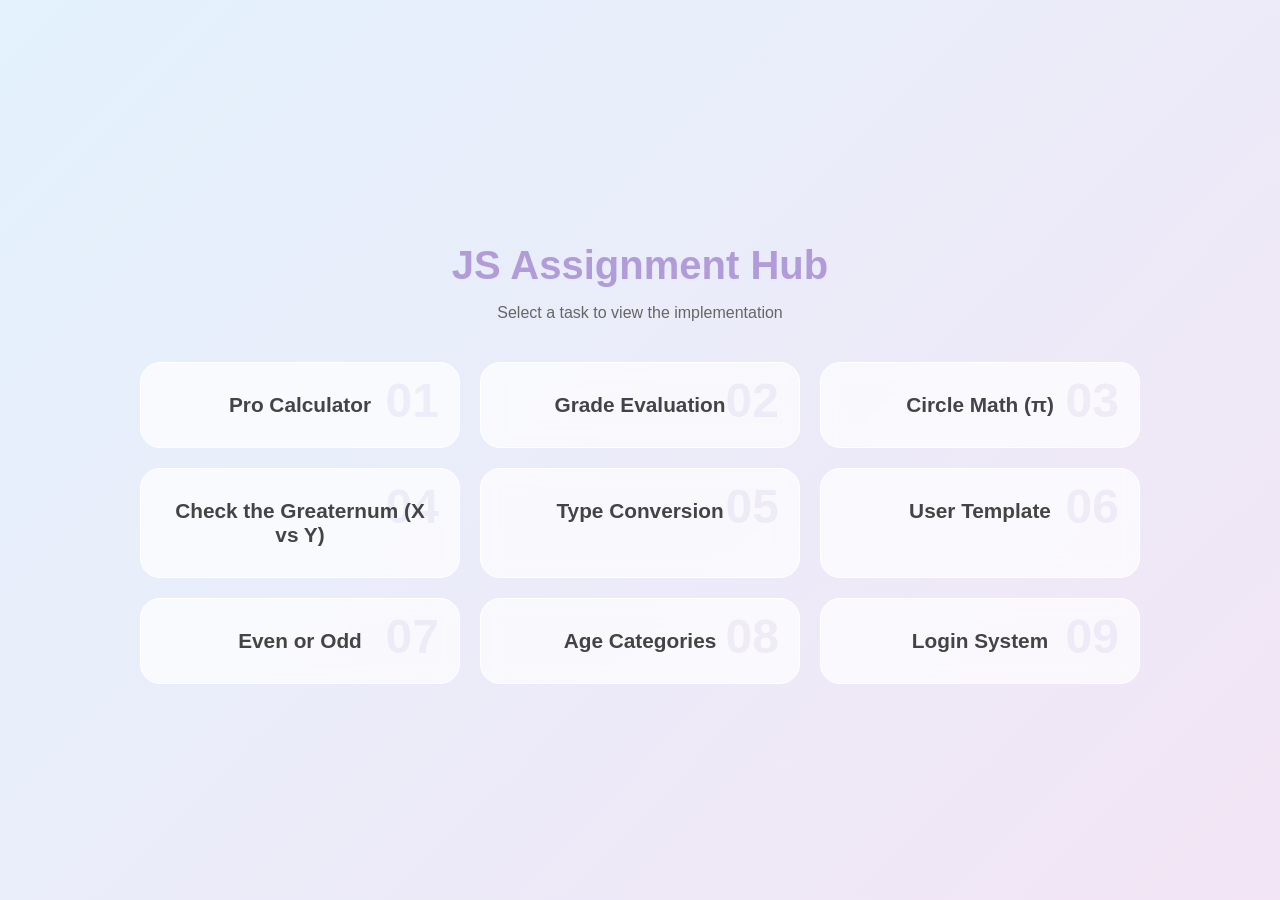
<file: index.html>
<!DOCTYPE html>
<html lang="en">
<head>
    <meta charset="UTF-8">
    <meta name="viewport" content="width=device-width, initial-scale=1.0">
    <title>My JavaScript Projects</title>
    <link rel="stylesheet" href="menu_style.css">
</head>
<body>

    <div class="dashboard">
        <header>
            <h1>JS Assignment Hub</h1>
            <p>Select a task to view the implementation</p>
        </header>

        <div class="grid-container">
            <div class="task-card" onclick="goTo('task1.html')">
                <div class="task-num">01</div>
                <h3>Pro Calculator</h3>
            </div>

            <div class="task-card" onclick="goTo('task2.html')">
                <div class="task-num">02</div>
                <h3>Grade Evaluation</h3>
            </div>
            <div class="task-card" onclick="goTo('task3.html')">
                <div class="task-num">03</div>
                <h3>Circle Math (π)</h3>
            </div>
            <div class="task-card" onclick="goTo('task4.html')">
                <div class="task-num">04</div>
                <h3>Check the Greaternum (X vs Y)</h3>
            </div>
            <div class="task-card" onclick="goTo('task5.html')">
                <div class="task-num">05</div>
                <h3>Type Conversion</h3>
            </div>
            <div class="task-card" onclick="goTo('task6.html')">
                <div class="task-num">06</div>
                <h3>User Template</h3>
            </div>
            <div class="task-card" onclick="goTo('task7.html')">
                <div class="task-num">07</div>
                <h3>Even or Odd</h3>
            </div>
            <div class="task-card" onclick="goTo('task8.html')">
                <div class="task-num">08</div>
                <h3>Age Categories</h3>
            </div>
            <div class="task-card" onclick="goTo('task9.html')">
                <div class="task-num">09</div>
                <h3>Login System</h3>
            </div>
        </div>
    </div>

    <script src="menu_logic.js"></script>
</body>
</html>
</file>
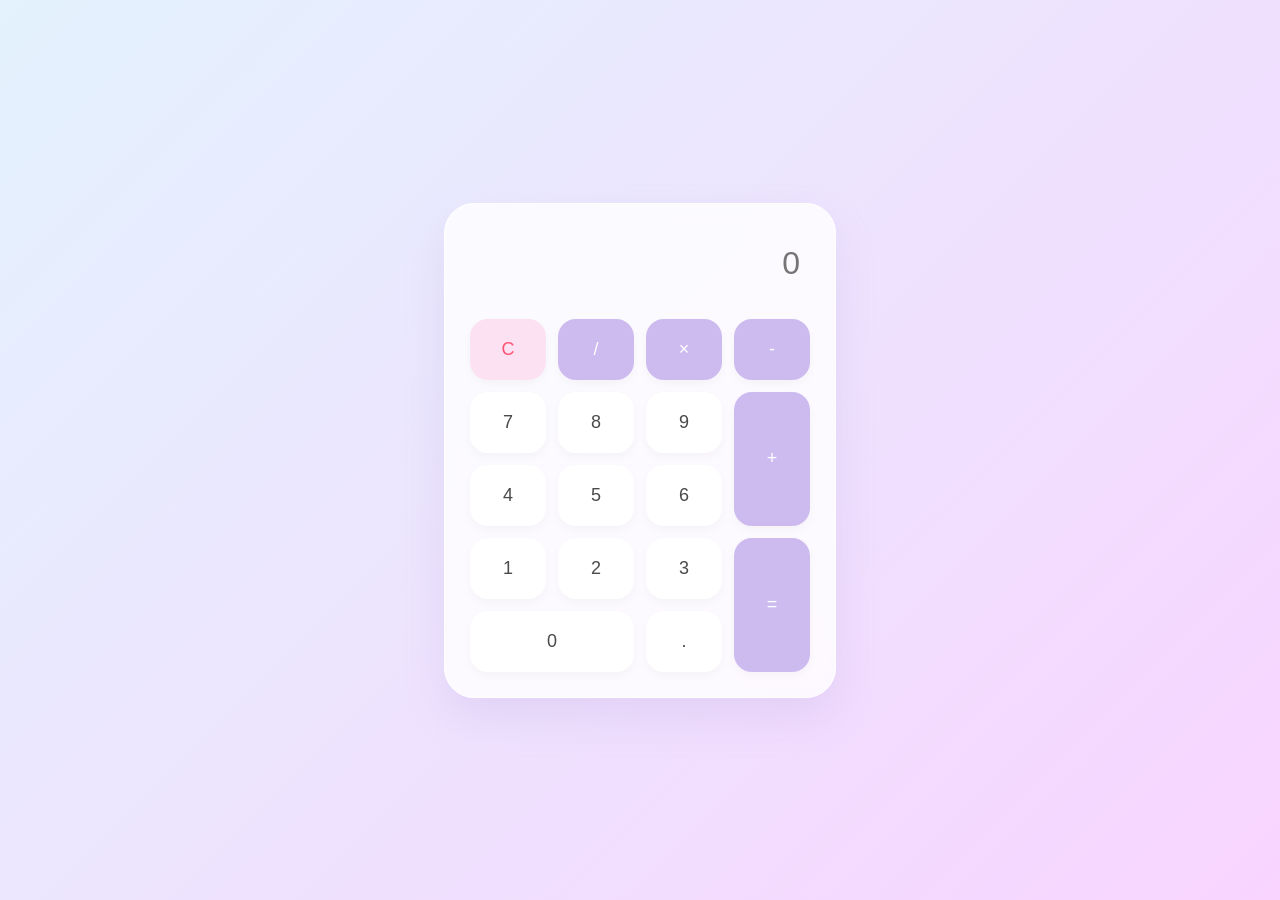
<file: Task1.html>
<!DOCTYPE html>
<html lang="en">
<head>
    <meta charset="UTF-8">
    <meta name="viewport" content="width=device-width, initial-scale=1.0">
    <title>My Calculator</title>
    <link rel="stylesheet" href="Task1.Css">
</head>
<body>

    <div class="calculator">
        <input type="text" id="display" readonly placeholder="0">
        
        <div class="buttons">
            <button class="btn clear" onclick="clearDisplay()">C</button>
            <button class="btn operator" onclick="appendToDisplay('/')">/</button>
            <button class="btn operator" onclick="appendToDisplay('*')">×</button>
            <button class="btn operator" onclick="appendToDisplay('-')">-</button>
            
            <button class="btn" onclick="appendToDisplay('7')">7</button>
            <button class="btn" onclick="appendToDisplay('8')">8</button>
            <button class="btn" onclick="appendToDisplay('9')">9</button>
            <button class="btn operatorp" onclick="appendToDisplay('+')">+</button>

            <button class="btn" onclick="appendToDisplay('4')">4</button>
            <button class="btn" onclick="appendToDisplay('5')">5</button>
            <button class="btn" onclick="appendToDisplay('6')">6</button>

            <button class="btn" onclick="appendToDisplay('1')">1</button>
            <button class="btn" onclick="appendToDisplay('2')">2</button>
            <button class="btn" onclick="appendToDisplay('3')">3</button>
            <button class="btn equal" onclick="calculate()">=</button>

            <button class="btn zero" onclick="appendToDisplay('0')">0</button>
            <button class="btn" onclick="appendToDisplay('.')">.</button>
        </div>
    </div>

    <script src="Task1.js"></script>
</body>
</html>
</file>
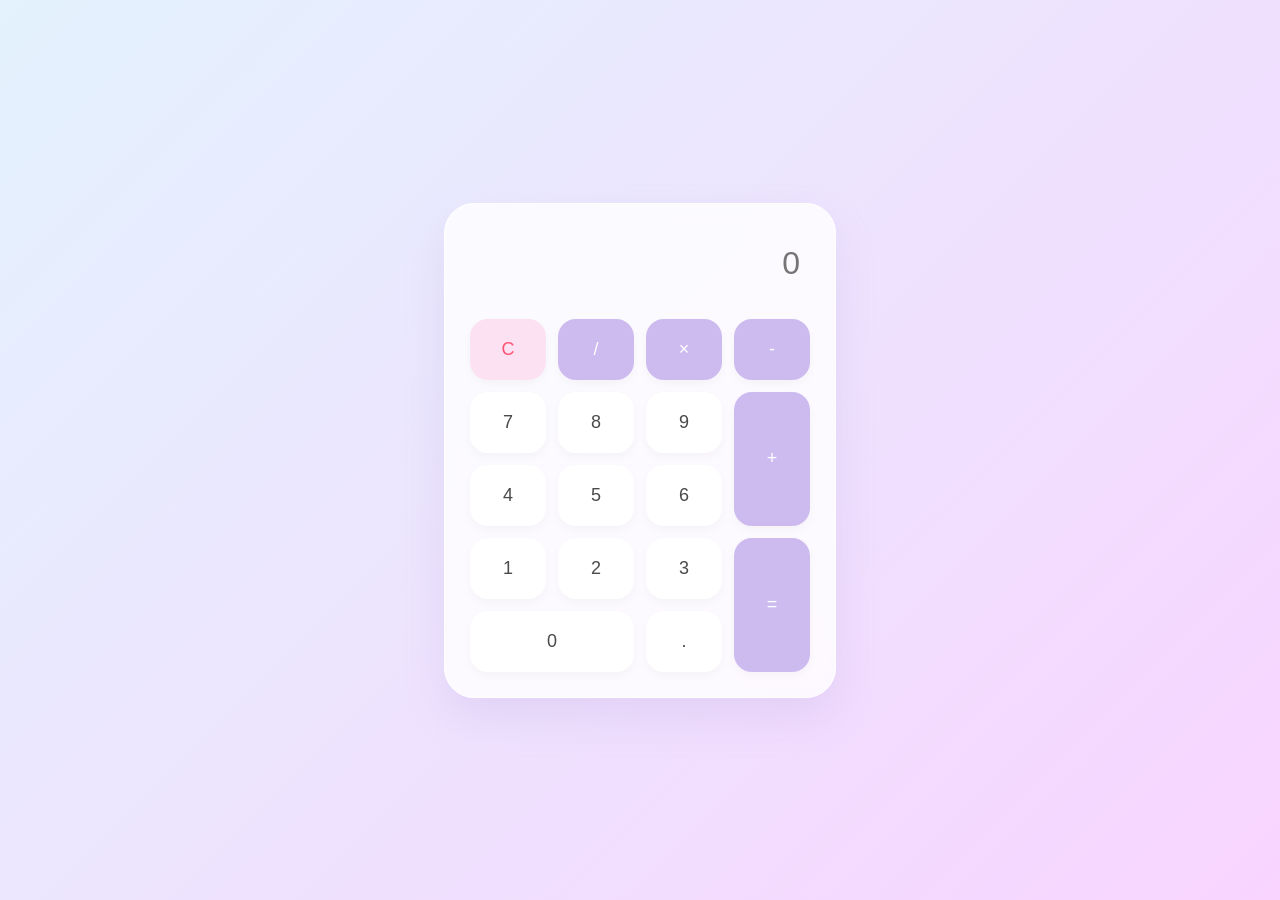
<file: task1.html>
<!DOCTYPE html>
<html lang="en">
<head>
    <meta charset="UTF-8">
    <meta name="viewport" content="width=device-width, initial-scale=1.0">
    <title>My Calculator</title>
    <link rel="stylesheet" href="task1.css">
</head>
<body>

    <div class="calculator">
        <input type="text" id="display" readonly placeholder="0">
        
        <div class="buttons">
            <button class="btn clear" onclick="clearDisplay()">C</button>
            <button class="btn operator" onclick="appendToDisplay('/')">/</button>
            <button class="btn operator" onclick="appendToDisplay('*')">×</button>
            <button class="btn operator" onclick="appendToDisplay('-')">-</button>
            
            <button class="btn" onclick="appendToDisplay('7')">7</button>
            <button class="btn" onclick="appendToDisplay('8')">8</button>
            <button class="btn" onclick="appendToDisplay('9')">9</button>
            <button class="btn operatorp" onclick="appendToDisplay('+')">+</button>

            <button class="btn" onclick="appendToDisplay('4')">4</button>
            <button class="btn" onclick="appendToDisplay('5')">5</button>
            <button class="btn" onclick="appendToDisplay('6')">6</button>

            <button class="btn" onclick="appendToDisplay('1')">1</button>
            <button class="btn" onclick="appendToDisplay('2')">2</button>
            <button class="btn" onclick="appendToDisplay('3')">3</button>
            <button class="btn equal" onclick="calculate()">=</button>

            <button class="btn zero" onclick="appendToDisplay('0')">0</button>
            <button class="btn" onclick="appendToDisplay('.')">.</button>
        </div>
    </div>

    <script src="task1.js"></script>
</body>
</html>
</file>
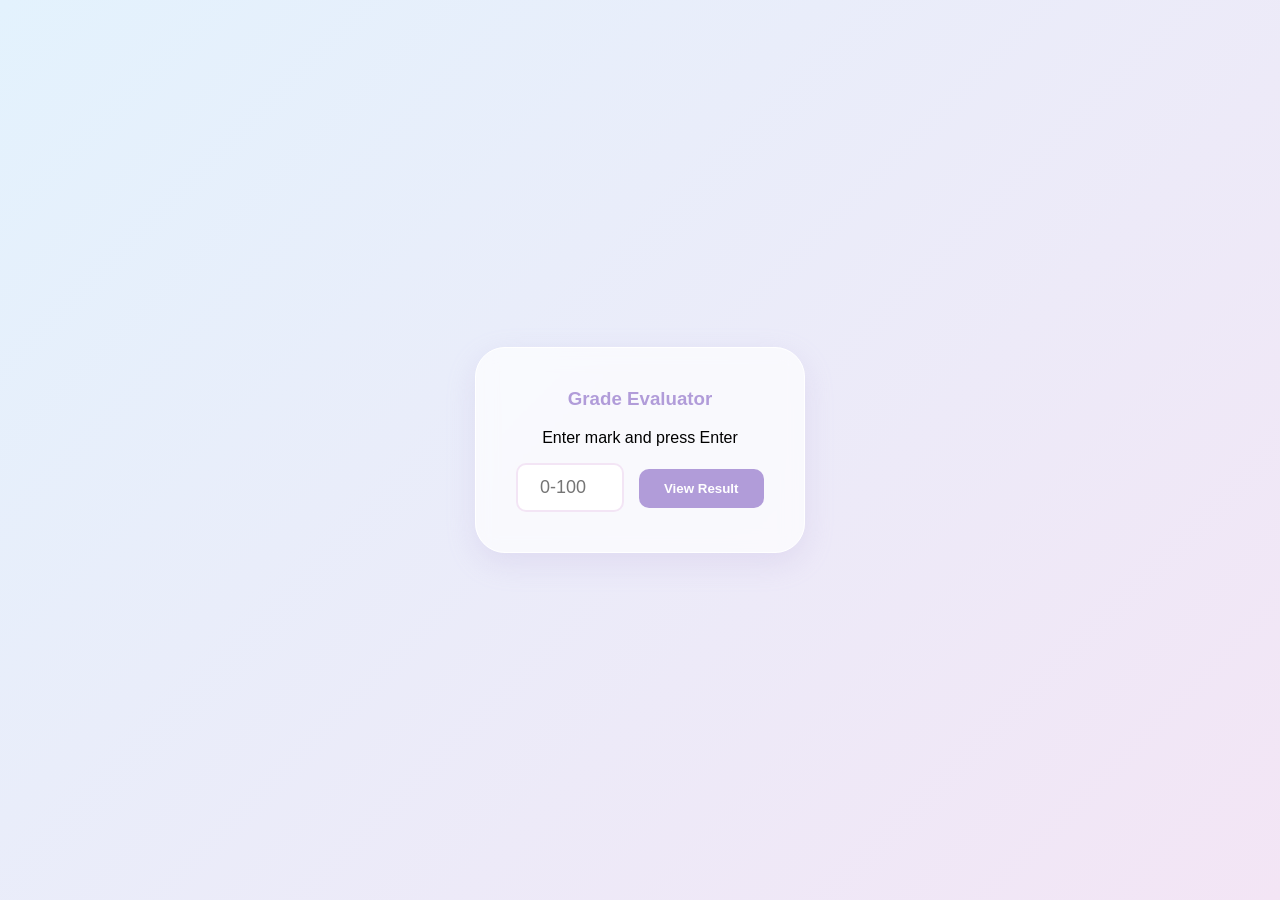
<file: task2.html>
<!DOCTYPE html>
<html lang="en">
<head>
    <meta charset="UTF-8">
    <title>Academic Evaluator</title>
    <link rel="stylesheet" href="task2.css">
</head>
<body>

    <div class="container">
        <div class="glass-card">
            <h3>Grade Evaluator</h3>
            <p>Enter mark and press Enter</p>
            
            <input type="number" id="markInput" placeholder="0-100" min="0" max="100">
            <button onclick="showResult()">View Result</button>
        </div>
    </div>

    <script src="task2.js"></script>
</body>
</html>
</file>
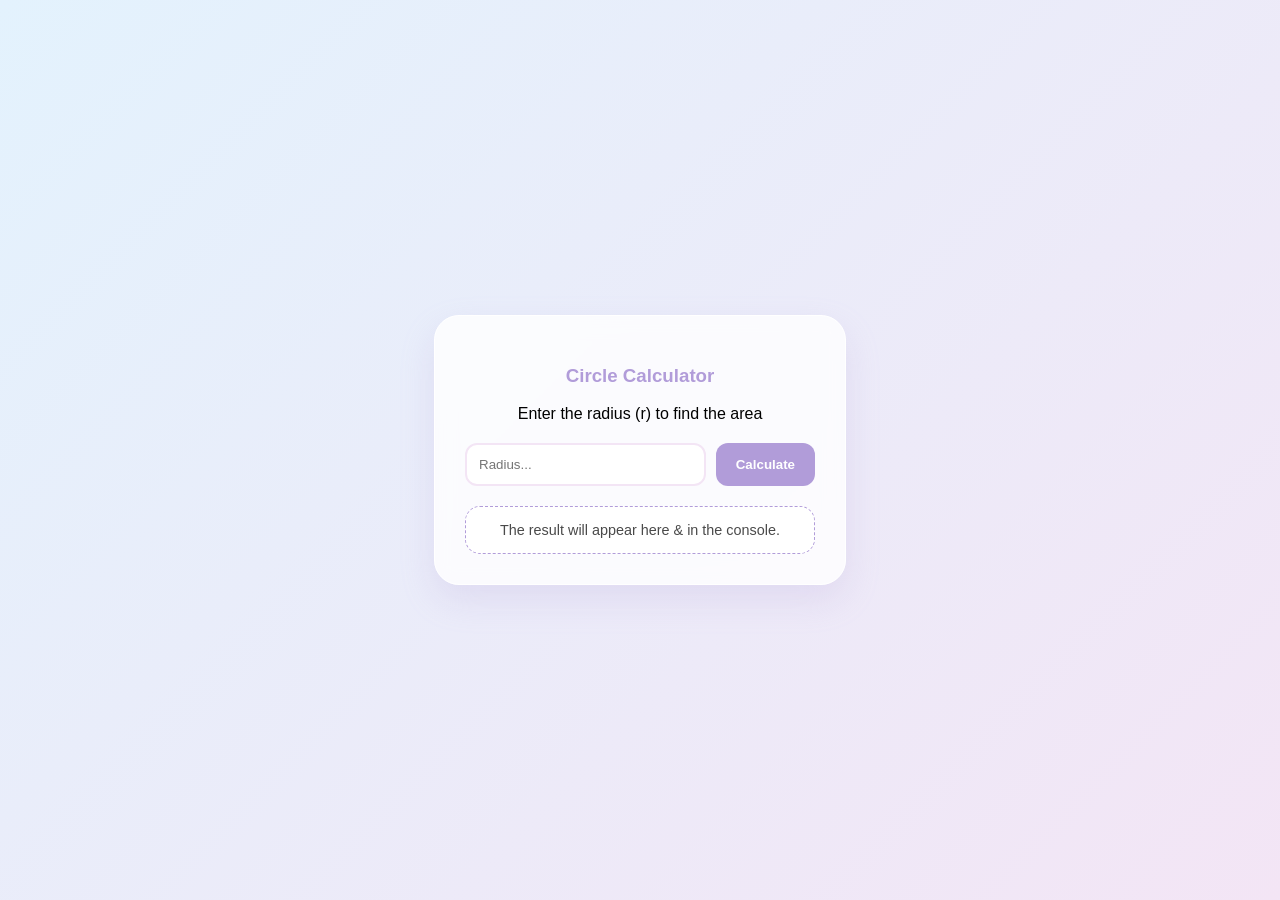
<file: task3.html>
<!DOCTYPE html>
<html lang="en">
<head>
    <meta charset="UTF-8">
    <title>Circle Area Calculator</title>
    <link rel="stylesheet" href="task3.css">
</head>
<body>

    <div class="card">
        <h3>Circle Calculator</h3>
        <p>Enter the radius (r) to find the area</p>
        
        <div class="input-container">
            <input type="number" id="radiusInput" placeholder="Radius..." min="0">
            <button onclick="calculateCircle()">Calculate</button>
        </div>

        <div id="output" class="result-box">
            The result will appear here & in the console.
        </div>
    </div>

    <script src="task3.js"></script>
</body>
</html>
</file>
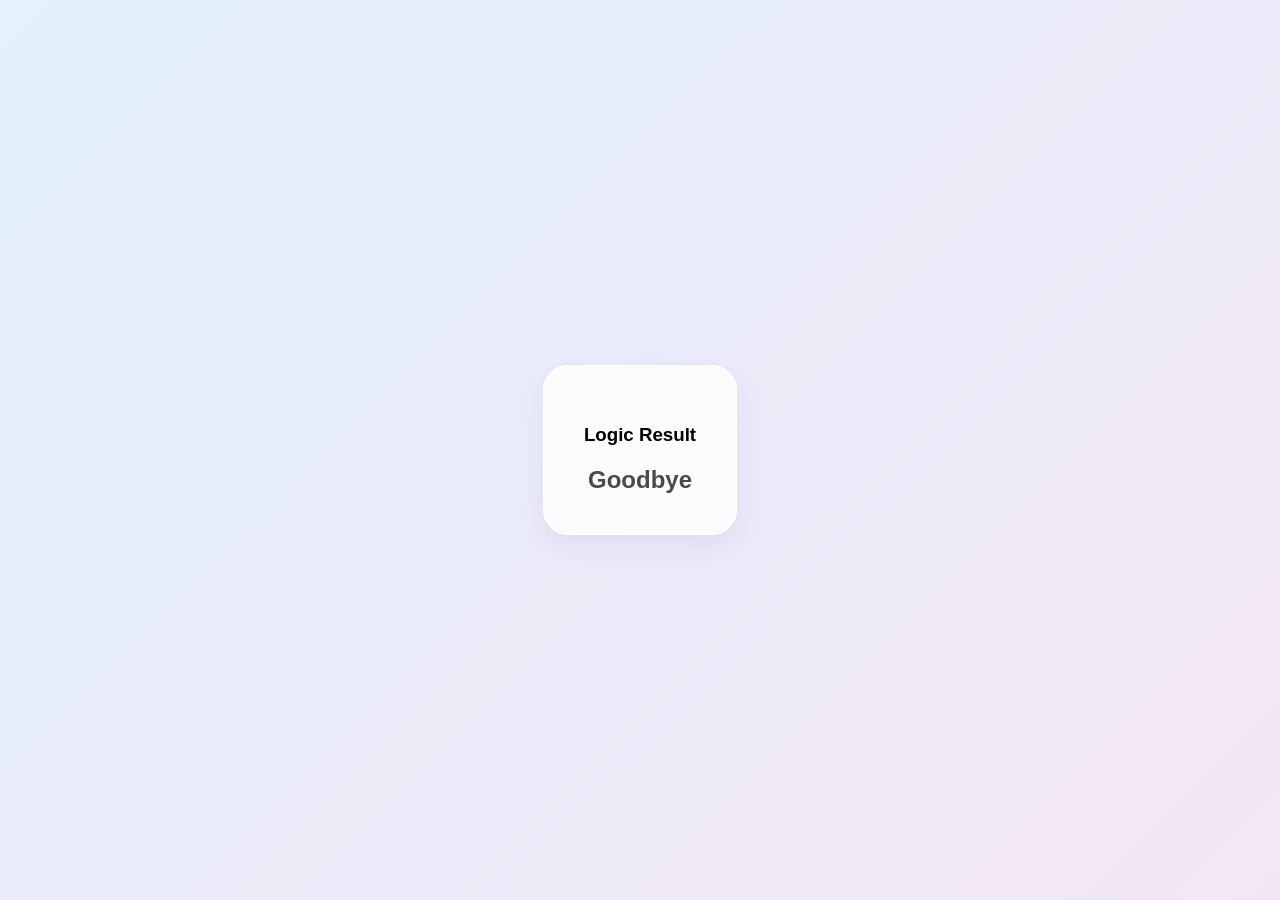
<file: task4.html>
<!DOCTYPE html>
<html lang="en">
<head>
    <meta charset="UTF-8">
    <title>Logic Checker</title>
    <link rel="stylesheet" href="task4.css">
</head>
<body>

    <div class="glass-card">
        <h3>Logic Result</h3>
        <div id="page-output" class="message">
            Waiting for input...
        </div>
    </div>

    <script src="task4.js"></script>
</body>
</html>
</file>
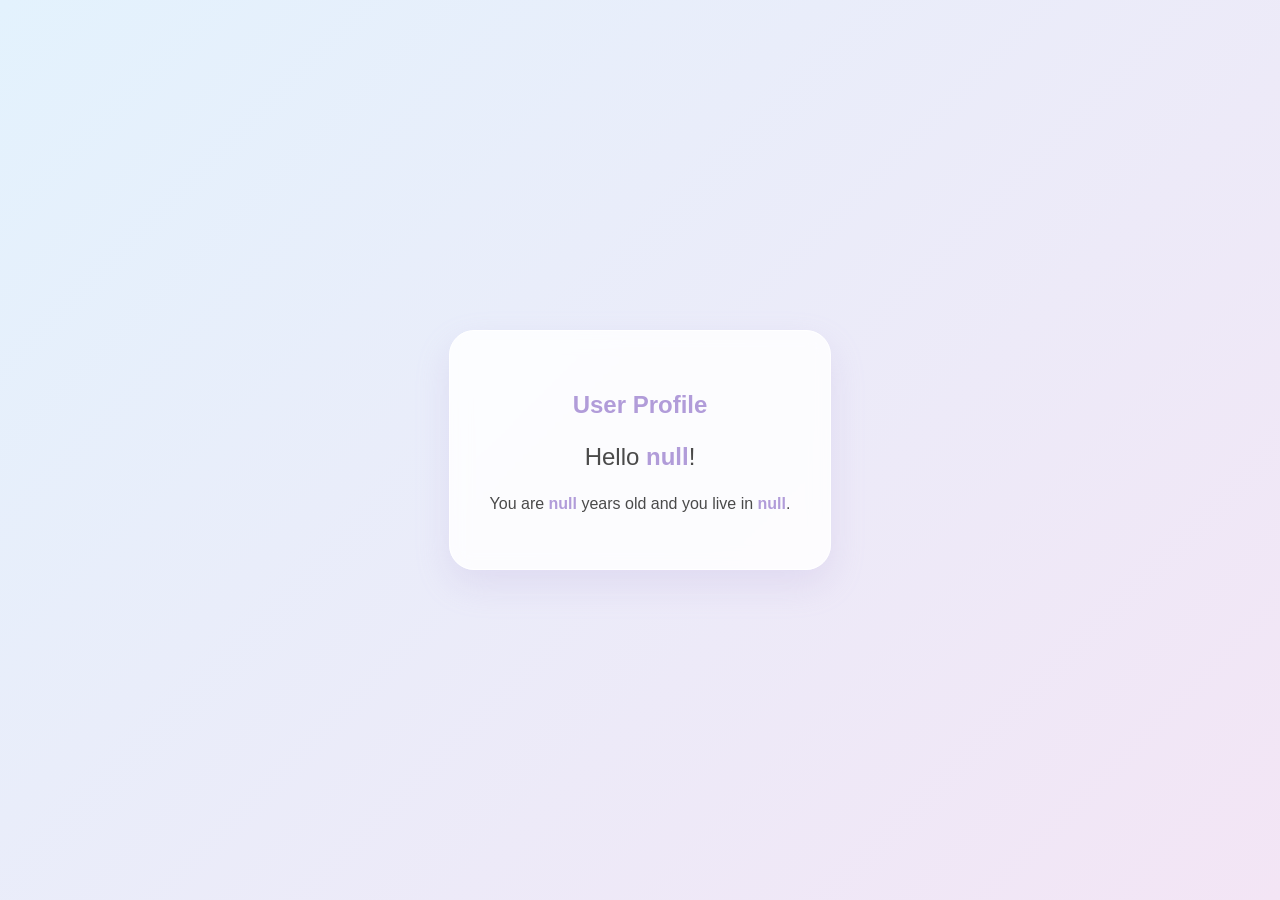
<file: task6.html>
<!DOCTYPE html>
<html lang="en">
<head>
    <meta charset="UTF-8">
    <meta name="viewport" content="width=device-width, initial-scale=1.0">
    <title>User Info - Template Literals</title>
    <link rel="stylesheet" href="task6.css">
</head>
<body>
    <script src="task6.js"></script>
</body>
</html>
</file>
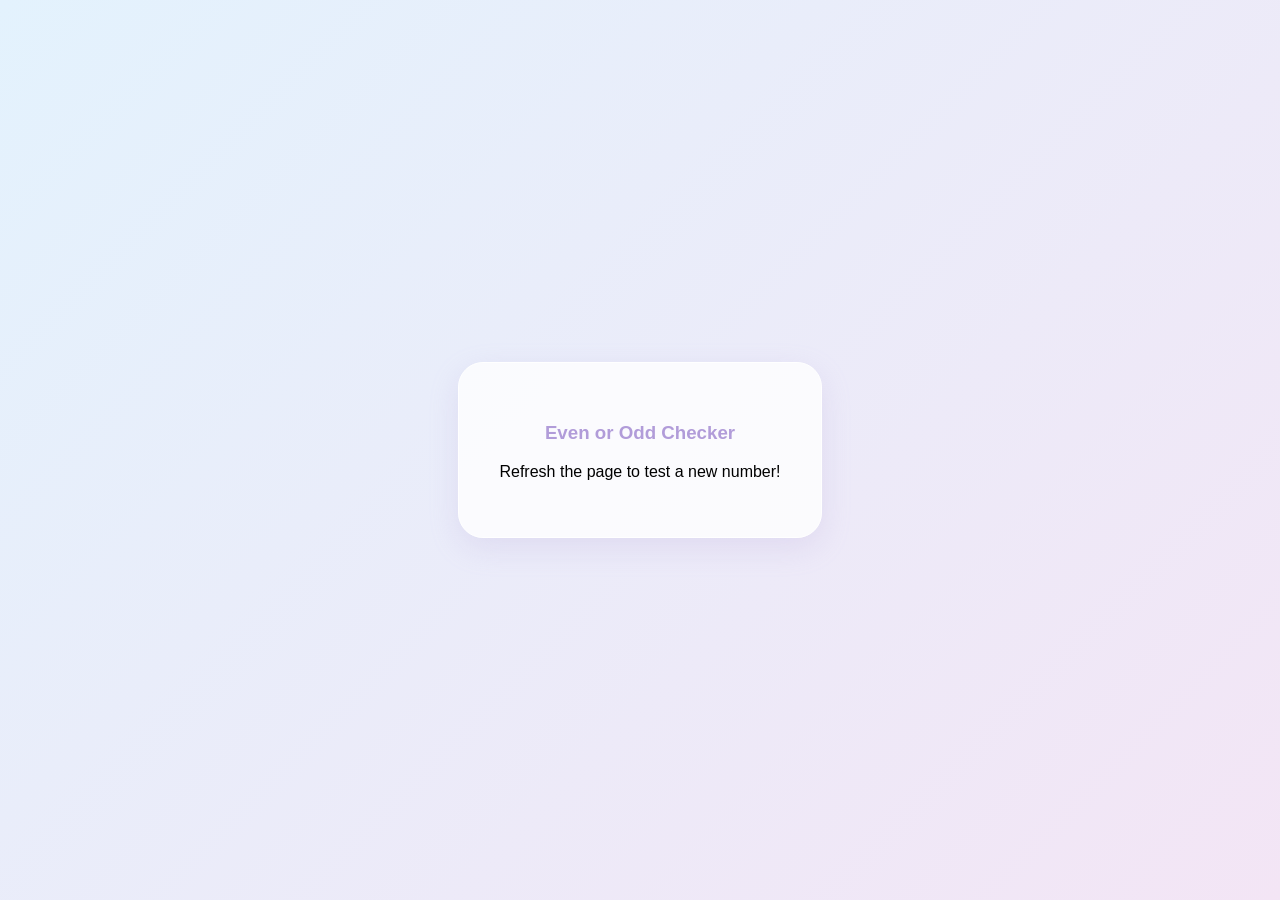
<file: task7.html>
<!DOCTYPE html>
<html lang="en">
<head>
    <meta charset="UTF-8">
    <title>Even or Odd Checker</title>
    <link rel="stylesheet" href="task7.css">
</head>
<body>
    <div class="glass-card">
        <h3>Even or Odd Checker</h3>
        <p>Refresh the page to test a new number!</p>
    </div>
    <script src="task7.js"></script>
</body>
</html>
</file>
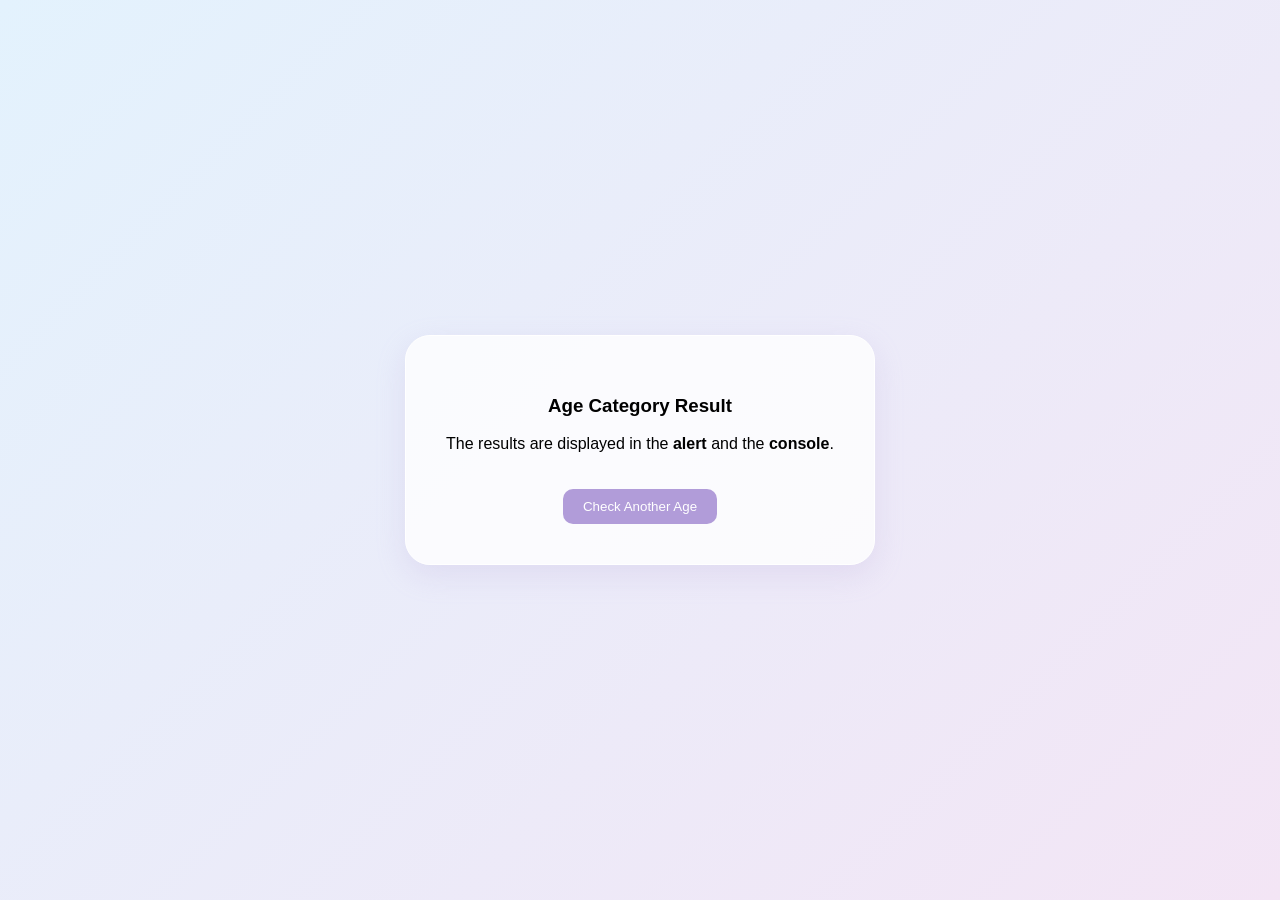
<file: task8.html>
<!DOCTYPE html>
<html lang="en">
<head>
    <meta charset="UTF-8">
    <title>Age Categorizer</title>
    <link rel="stylesheet" href="task8.css">
</head>
<body>
    <div class="glass-card">
        <h3>Age Category Result</h3>
        <p>The results are displayed in the <b>alert</b> and the <b>console</b>.</p>
        <button onclick="location.reload()">Check Another Age</button>
    </div>
    <script src="task8.js"></script>
</body>
</html>
</file>
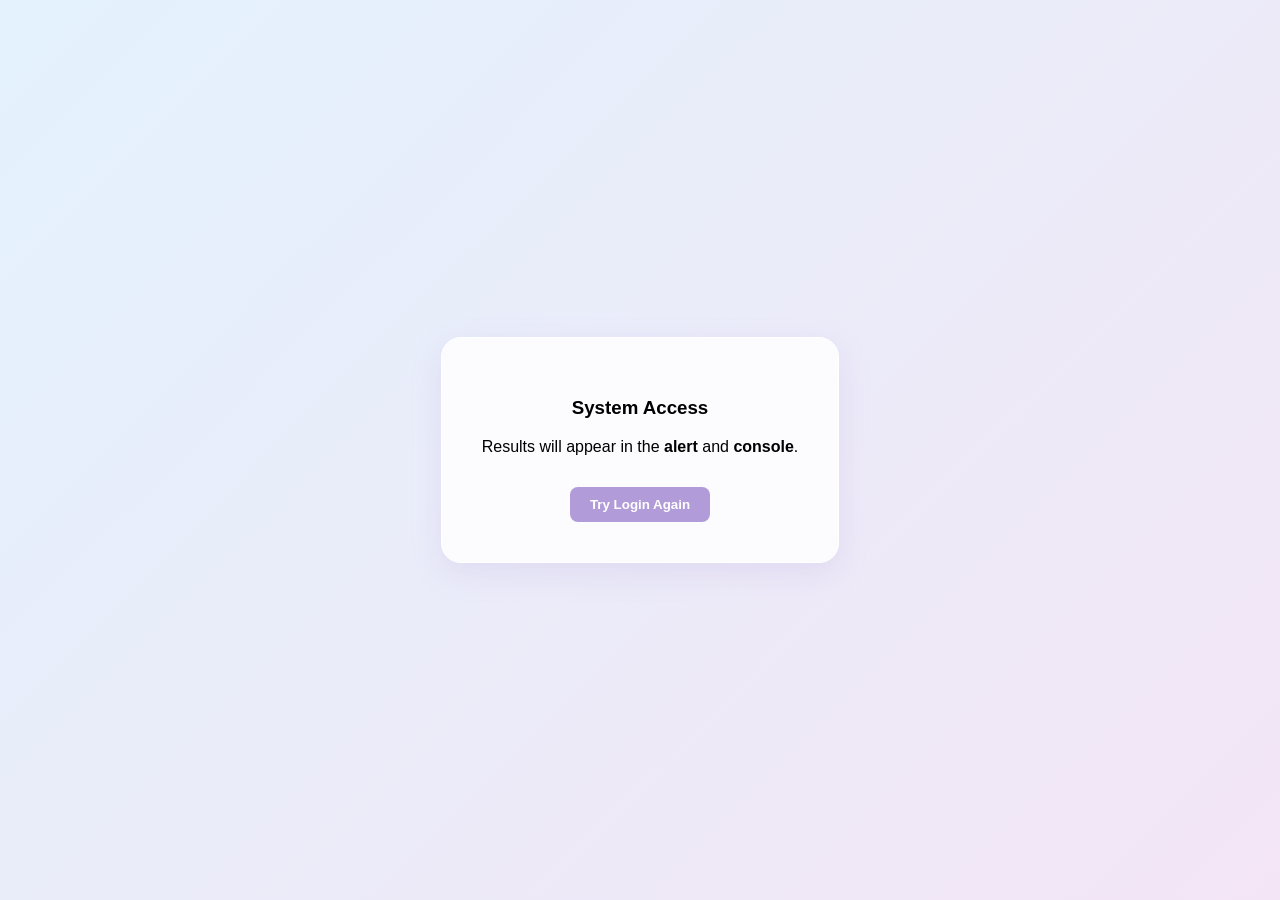
<file: task9.html>
<!DOCTYPE html>
<html lang="en">
<head>
    <meta charset="UTF-8">
    <title>Secure Login System</title>
    <link rel="stylesheet" href="task9.css">
</head>
<body>
    <div class="login-card">
        <h3>System Access</h3>
        <p>Results will appear in the <b>alert</b> and <b>console</b>.</p>
        <button onclick="location.reload()">Try Login Again</button>
    </div>
    <script src="task9.js"></script>
</body>
</html>
</file>
<file: menu_style.css>
:root {
    --bg-gradient: linear-gradient(135deg, #E3F2FD 0%, #F3E5F5 100%);
    --card-bg: rgba(255, 255, 255, 0.7);
    --primary-purple: #b19cd9;
    --text-dark: #444;
}

body {
    margin: 0;
    font-family: 'Segoe UI', sans-serif;
    background: var(--bg-gradient);
    min-height: 100vh;
    display: flex;
    justify-content: center;
    align-items: center;
}

.dashboard {
    max-width: 1000px;
    width: 90%;
    padding: 20px;
    text-align: center;
}

header h1 {
    color: var(--primary-purple);
    font-size: 2.5rem;
    margin-bottom: 5px;
}

header p {
    color: #666;
    margin-bottom: 40px;
}

.grid-container {
    display: grid;
    grid-template-columns: repeat(auto-fit, minmax(280px, 1fr));
    gap: 20px;
}

.task-card {
    background: var(--card-bg);
    backdrop-filter: blur(10px);
    border: 1px solid white;
    border-radius: 20px;
    padding: 30px;
    cursor: pointer;
    transition: transform 0.3s ease, box-shadow 0.3s ease;
    display: flex;
    flex-direction: column;
    align-items: center;
    position: relative;
}

.task-card:hover {
    transform: translateY(-8px);
    box-shadow: 0 12px 25px rgba(177, 156, 217, 0.3);
    background: white;
}

.task-num {
    font-size: 3rem;
    font-weight: bold;
    color: rgba(177, 156, 217, 0.15);
    position: absolute;
    top: 10px;
    right: 20px;
}

.task-card h3 {
    margin: 0;
    color: var(--text-dark);
    font-size: 1.3rem;
    z-index: 1;
}

.task-card:hover h3 {
    color: var(--primary-purple);
}
</file>
<file: Task1.Css>
:root {
    --primary-sky: #E3F2FD;       
    --accent-lavender: #f8d4ff;  
    --purple-soft: #cdbbef;
    --purple-accent: #b38ef2;
    --text-main: #4A4A4A;         
    --white-pearl: #FFFFFF;       
    --font-soft: 'Poppins', sans-serif;     
    --transition: all 0.3s ease;
}

body {
    display: flex;
    justify-content: center;
    align-items: center;
    height: 100vh;
    margin: 0;
    background: linear-gradient(135deg, var(--primary-sky) 0%, var(--accent-lavender) 100%);
    font-family: var(--font-soft);
}

.calculator {
    background: rgba(255, 255, 255, 0.8);
    backdrop-filter: blur(15px); 
    padding: 25px;
    border-radius: 30px;
    box-shadow: 0 20px 40px rgba(177, 156, 217, 0.2);
    width: 340px;
    border: 1px solid var(--white-pearl);
}

#display {
    width: 100%;
    height: 70px;
    font-size: 32px;
    border: none;
    background: transparent;
    color: var(--text-main);
    text-align: right;
    padding: 10px;
    box-sizing: border-box;
    margin-bottom: 20px;
    font-family: var(--font-soft);
}

.buttons {
    display: grid;
    grid-template-columns: repeat(4, 1fr);
    gap: 12px;
}

.btn {
    padding: 20px;
    font-size: 18px;
    border: none;
    border-radius: 18px;
    cursor: pointer;
    background-color: var(--white-pearl);
    color: var(--text-main);
    font-weight: 500;
    transition: var(--transition);
    box-shadow: 0 4px 10px rgba(0, 0, 0, 0.03);
}

.btn:hover {
    transform: translateY(-3px);
    background-color: var(--primary-sky);
    box-shadow: 0 8px 15px rgba(142, 148, 242, 0.15);
}


.operator { 
    background-color: var(--purple-soft); 
    color: white;
}

.operator:hover {
    background-color: var(--blue-accent);
}

.equal { 
    background-color: var(--purple-soft); 
    color: white;
    grid-row: span 2; 
}
.operatorp{
    background-color: var(--purple-soft);
    color: white;
    grid-row: span 2;
}

.equal:hover { 
    background-color: var(--purple-accent);
}

.operatorp:hover{
    background-color: var(--purple-accent);
}

.clear { 
    background-color: #fce1f2; 
    color: #ff5272;
}

.clear:hover {
    background-color: #ffcdee;
}

.zero { 
    grid-column: span 2; 
}
</file>
<file: task1.css>
:root {
    --primary-sky: #E3F2FD;       
    --accent-lavender: #f8d4ff;  
    --purple-soft: #cdbbef;
    --purple-accent: #b38ef2;
    --text-main: #4A4A4A;         
    --white-pearl: #FFFFFF;       
    --font-soft: 'Poppins', sans-serif;     
    --transition: all 0.3s ease;
}

body {
    display: flex;
    justify-content: center;
    align-items: center;
    height: 100vh;
    margin: 0;
    background: linear-gradient(135deg, var(--primary-sky) 0%, var(--accent-lavender) 100%);
    font-family: var(--font-soft);
}

.calculator {
    background: rgba(255, 255, 255, 0.8);
    backdrop-filter: blur(15px); 
    padding: 25px;
    border-radius: 30px;
    box-shadow: 0 20px 40px rgba(177, 156, 217, 0.2);
    width: 340px;
    border: 1px solid var(--white-pearl);
}

#display {
    width: 100%;
    height: 70px;
    font-size: 32px;
    border: none;
    background: transparent;
    color: var(--text-main);
    text-align: right;
    padding: 10px;
    box-sizing: border-box;
    margin-bottom: 20px;
    font-family: var(--font-soft);
}

.buttons {
    display: grid;
    grid-template-columns: repeat(4, 1fr);
    gap: 12px;
}

.btn {
    padding: 20px;
    font-size: 18px;
    border: none;
    border-radius: 18px;
    cursor: pointer;
    background-color: var(--white-pearl);
    color: var(--text-main);
    font-weight: 500;
    transition: var(--transition);
    box-shadow: 0 4px 10px rgba(0, 0, 0, 0.03);
}

.btn:hover {
    transform: translateY(-3px);
    background-color: var(--primary-sky);
    box-shadow: 0 8px 15px rgba(142, 148, 242, 0.15);
}


.operator { 
    background-color: var(--purple-soft); 
    color: white;
}

.operator:hover {
    background-color: var(--blue-accent);
}

.equal { 
    background-color: var(--purple-soft); 
    color: white;
    grid-row: span 2; 
}
.operatorp{
    background-color: var(--purple-soft);
    color: white;
    grid-row: span 2;
}

.equal:hover { 
    background-color: var(--purple-accent);
}

.operatorp:hover{
    background-color: var(--purple-accent);
}

.clear { 
    background-color: #fce1f2; 
    color: #ff5272;
}

.clear:hover {
    background-color: #ffcdee;
}

.zero { 
    grid-column: span 2; 
}
</file>
<file: task2.css>
:root {
    --primary-sky: #E3F2FD;       
    --accent-lavender: #F3E5F5;  
    --purple-soft: #b19cd9;
    --text-main: #4A4A4A;
}

body {
    background: linear-gradient(135deg, var(--primary-sky) 0%, var(--accent-lavender) 100%);
    font-family: 'Poppins', sans-serif;
    display: flex;
    justify-content: center;
    align-items: center;
    height: 100vh;
    margin: 0;
}

.glass-card {
    background: rgba(255, 255, 255, 0.7);
    backdrop-filter: blur(10px);
    padding: 40px;
    border-radius: 30px;
    box-shadow: 0 10px 30px rgba(177, 156, 217, 0.2);
    text-align: center;
    border: 1px solid white;
}

h3 { color: var(--purple-soft); margin-top: 0; }

input {
    padding: 12px;
    border: 2px solid var(--accent-lavender);
    border-radius: 10px;
    outline: none;
    width: 80px;
    font-size: 18px;
    text-align: center;
}

button {
    padding: 12px 25px;
    background: var(--purple-soft);
    color: white;
    border: none;
    border-radius: 10px;
    cursor: pointer;
    font-weight: 600;
    margin-left: 10px;
    transition: 0.3s;
}

button:hover { background: #967bb6; transform: scale(1.05); }
</file>
<file: task3.css>
:root {
    --primary-sky: #E3F2FD;       
    --accent-lavender: #F3E5F5;  
    --purple-soft: #b19cd9;
    --text-main: #4A4A4A;
}

body {
    display: flex;
    justify-content: center;
    align-items: center;
    height: 100vh;
    margin: 0;
    background: linear-gradient(135deg, var(--primary-sky) 0%, var(--accent-lavender) 100%);
    font-family: 'Poppins', sans-serif;
}

.card {
    background: rgba(255, 255, 255, 0.8);
    backdrop-filter: blur(10px);
    padding: 30px;
    border-radius: 25px;
    box-shadow: 0 15px 35px rgba(177, 156, 217, 0.2);
    text-align: center;
    width: 350px;
    border: 1px solid white;
}

h3 { color: var(--purple-soft); }

.input-container {
    display: flex;
    gap: 10px;
    margin: 20px 0;
}

input {
    flex: 1;
    padding: 12px;
    border: 2px solid var(--accent-lavender);
    border-radius: 12px;
    outline: none;
}

button {
    padding: 12px 20px;
    background: var(--purple-soft);
    color: white;
    border: none;
    border-radius: 12px;
    cursor: pointer;
    font-weight: 600;
}

button:hover { background: #967bb6; }

.result-box {
    margin-top: 15px;
    padding: 15px;
    background: white;
    border-radius: 15px;
    font-size: 0.9rem;
    color: var(--text-main);
    border: 1px dashed var(--purple-soft);
}
</file>
<file: task4.css>
:root {
    --primary-sky: #E3F2FD;       
    --accent-lavender: #F3E5F5;  
    --purple-soft: #b19cd9;
}

body {
    display: flex;
    justify-content: center;
    align-items: center;
    height: 100vh;
    margin: 0;
    background: linear-gradient(135deg, var(--primary-sky) 0%, var(--accent-lavender) 100%);
    font-family: 'Poppins', sans-serif;
}

.glass-card {
    background: rgba(255, 255, 255, 0.8);
    backdrop-filter: blur(10px);
    padding: 40px;
    border-radius: 25px;
    box-shadow: 0 10px 30px rgba(177, 156, 217, 0.2);
    text-align: center;
    border: 1px solid white;
}

.message {
    font-size: 1.5rem;
    font-weight: 600;
    color: #4A4A4A;
    margin-top: 20px;
}
</file>
<file: task6.css>
:root {
    --primary-sky: #E3F2FD;       
    --accent-lavender: #F3E5F5;  
    --purple-soft: #b19cd9;
    --text-main: #4A4A4A;
}

body {
    background: linear-gradient(135deg, var(--primary-sky) 0%, var(--accent-lavender) 100%);
    font-family: 'Poppins', sans-serif;
    display: flex;
    justify-content: center;
    align-items: center;
    height: 100vh;
    margin: 0;
    color: var(--text-main);
}

.info-card {
    background: rgba(255, 255, 255, 0.85);
    backdrop-filter: blur(10px);
    padding: 40px;
    border-radius: 25px;
    box-shadow: 0 15px 35px rgba(177, 156, 217, 0.2);
    text-align: center;
    border: 1px solid white;
    max-width: 400px;
}

h2 {
    color: var(--purple-soft);
    margin-bottom: 20px;
}

.highlight {
    color: var(--purple-soft);
    font-weight: bold;
}
</file>
<file: task7.css>
:root {
    --primary-sky: #E3F2FD;       
    --accent-lavender: #F3E5F5;  
    --purple-soft: #b19cd9;
}

body {
    background: linear-gradient(135deg, var(--primary-sky) 0%, var(--accent-lavender) 100%);
    font-family: 'Poppins', sans-serif;
    display: flex;
    justify-content: center;
    align-items: center;
    height: 100vh;
    margin: 0;
}

.glass-card {
    background: rgba(255, 255, 255, 0.8);
    padding: 40px;
    border-radius: 25px;
    box-shadow: 0 10px 30px rgba(177, 156, 217, 0.2);
    text-align: center;
    border: 1px solid white;
}

h3 { color: var(--purple-soft); }
</file>
<file: task8.css>
:root {
    --primary-sky: #E3F2FD;       
    --accent-lavender: #F3E5F5;  
    --purple-soft: #b19cd9;
}

body {
    background: linear-gradient(135deg, var(--primary-sky) 0%, var(--accent-lavender) 100%);
    font-family: 'Poppins', sans-serif;
    display: flex;
    justify-content: center;
    align-items: center;
    height: 100vh;
    margin: 0;
}

.glass-card {
    background: rgba(255, 255, 255, 0.8);
    padding: 40px;
    border-radius: 25px;
    box-shadow: 0 10px 30px rgba(177, 156, 217, 0.2);
    text-align: center;
    border: 1px solid white;
}

button {
    margin-top: 20px;
    padding: 10px 20px;
    background: var(--purple-soft);
    color: white;
    border: none;
    border-radius: 10px;
    cursor: pointer;
}
</file>
<file: task9.css>
:root {
    --primary-sky: #E3F2FD;       
    --accent-lavender: #F3E5F5;  
    --purple-soft: #b19cd9;
}

body {
    background: linear-gradient(135deg, var(--primary-sky) 0%, var(--accent-lavender) 100%);
    font-family: 'Poppins', sans-serif;
    display: flex;
    justify-content: center;
    align-items: center;
    height: 100vh;
    margin: 0;
}

.login-card {
    background: rgba(255, 255, 255, 0.85);
    padding: 40px;
    border-radius: 20px;
    box-shadow: 0 10px 30px rgba(177, 156, 217, 0.2);
    text-align: center;
    border: 1px solid white;
}

button {
    margin-top: 15px;
    padding: 10px 20px;
    background: var(--purple-soft);
    color: white;
    border: none;
    border-radius: 8px;
    cursor: pointer;
    font-weight: bold;
}
</file>
